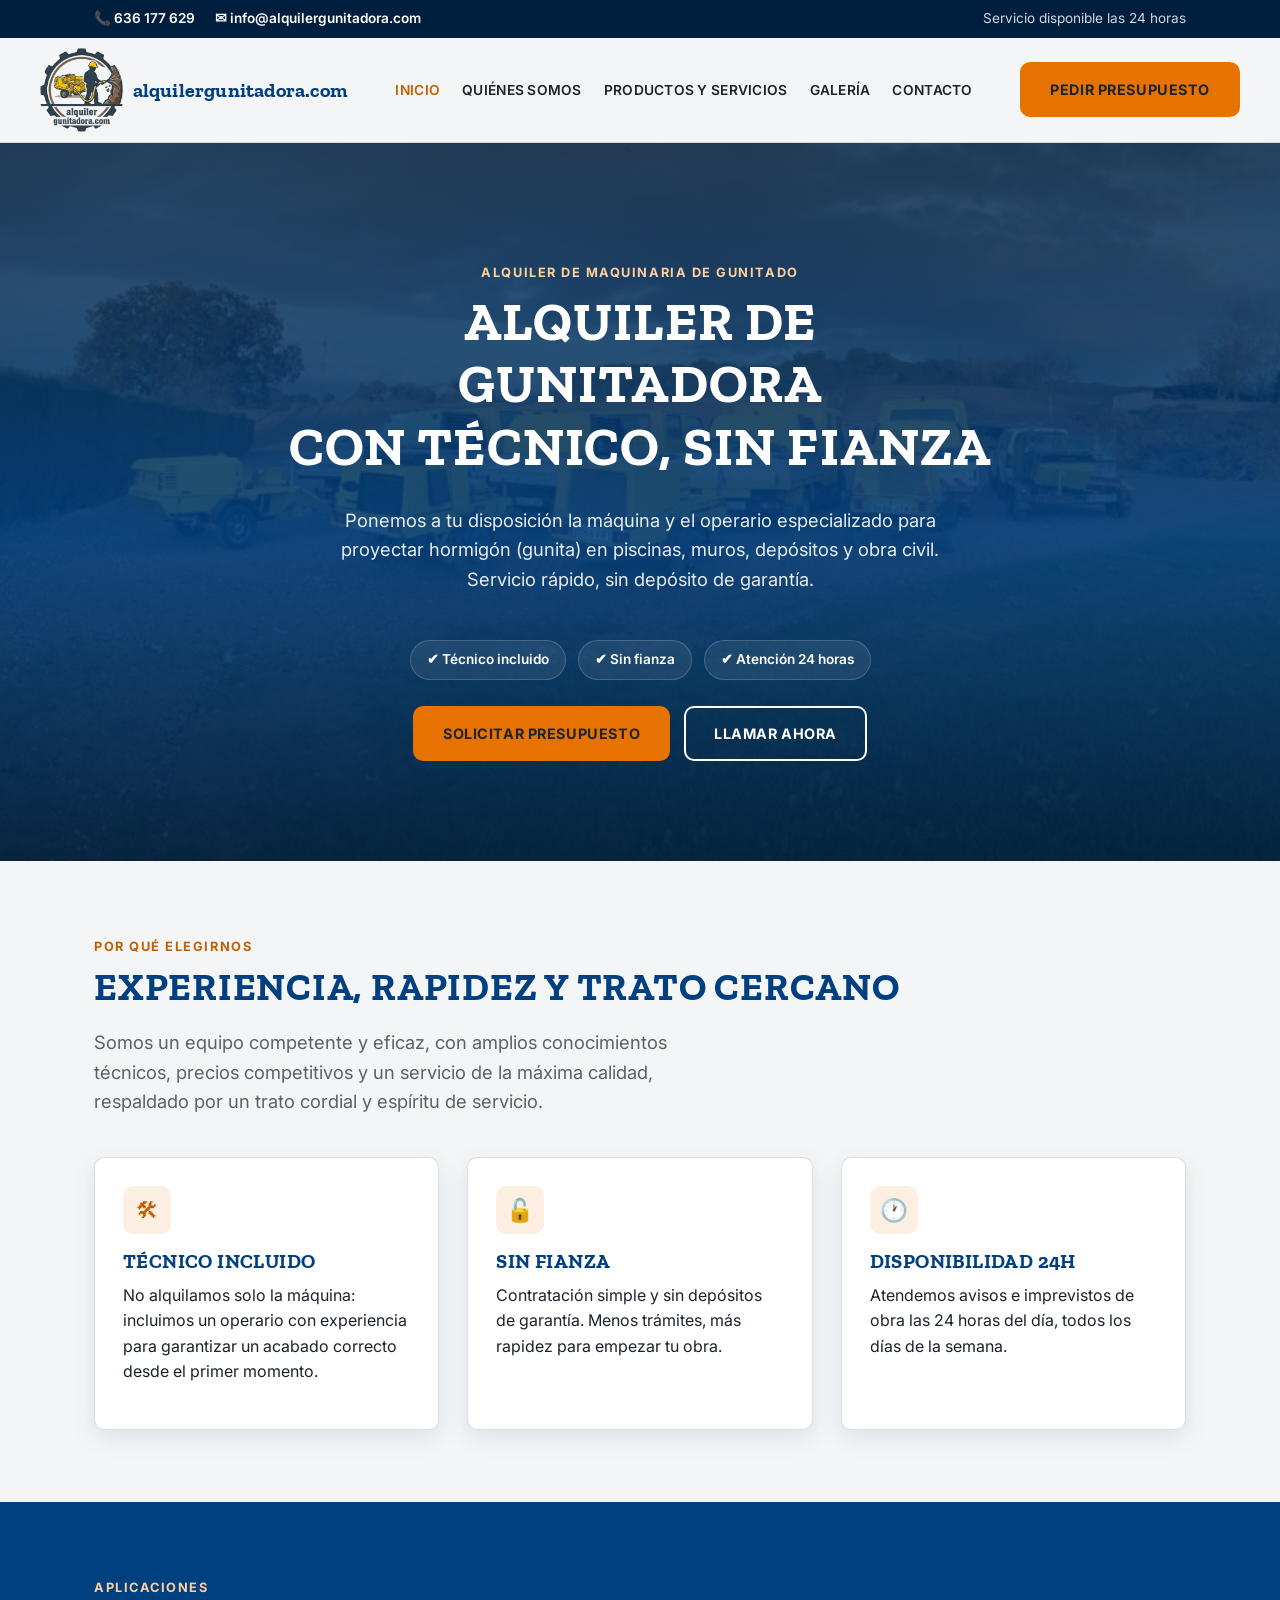
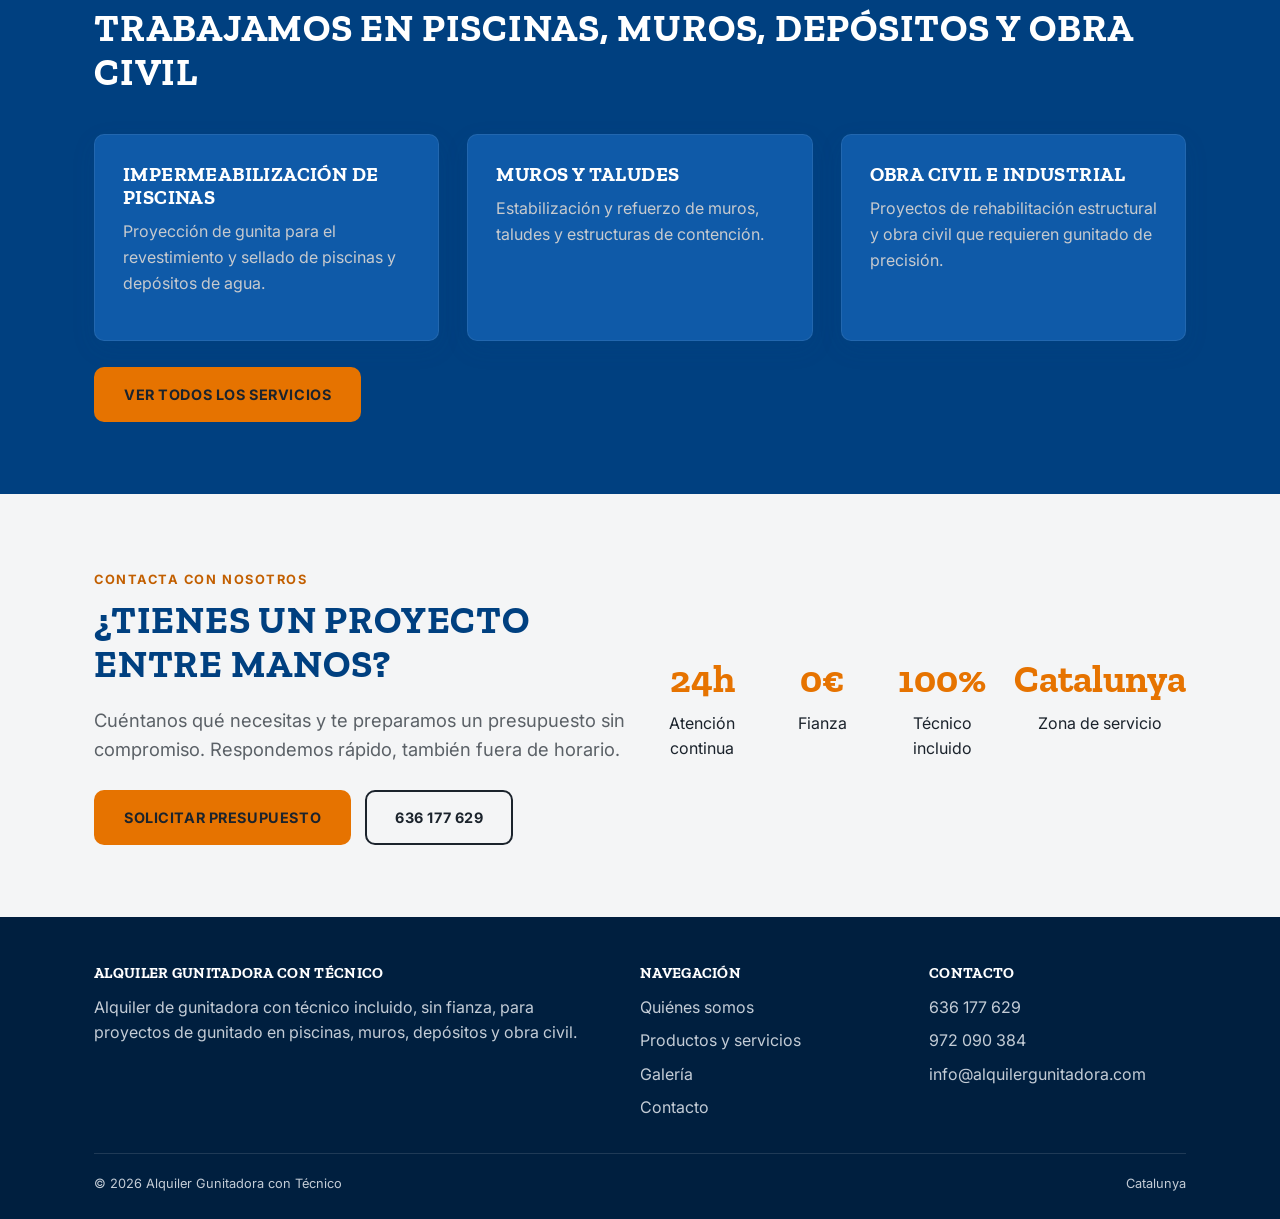
<file: index.html>
<!DOCTYPE html>
<html lang="es">
<head>
<meta charset="UTF-8">
<meta name="viewport" content="width=device-width, initial-scale=1.0">
<title>Alquiler Gunitadora con Técnico | Catalunya</title>
<meta name="description" content="Alquiler de gunitadora con técnico incluido, sin fianza. Servicio disponible las 24 horas en toda Catalunya. Presupuesto rápido y sin compromiso.">
<link rel="preconnect" href="https://fonts.googleapis.com">
<link href="https://fonts.googleapis.com/css2?family=Zilla+Slab:wght@600;700&family=Inter:wght@400;500;600;700&display=swap" rel="stylesheet">
<link rel="icon" type="image/png" sizes="32x32" href="images/favicon-32.png">
<link rel="icon" type="image/png" sizes="16x16" href="images/favicon-16.png">
<link rel="apple-touch-icon" sizes="180x180" href="images/favicon-180.png">
<link rel="stylesheet" href="styles.css">
</head>
<body>

<div class="top-bar">
  <div class="container">
    <div class="top-bar__contact">
      <a href="tel:+34636177629">📞 636 177 629</a>
      <a href="mailto:info@alquilergunitadora.com">✉ info@alquilergunitadora.com</a>
    </div>
    <span>Servicio disponible las 24 horas</span>
  </div>
</div>

<header class="site-header">
  <nav class="nav container">
    <a href="index.html" class="brand">
      <img src="images/logo5-tight.png" alt="Alquiler Gunitadora con Técnico" class="brand__logo">
      <span class="brand__name">alquilergunitadora.com</span>
    </a>
    <ul class="nav__links">
      <li><a href="index.html" class="active">Inicio</a></li>
      <li><a href="quienes-somos.html">Quiénes somos</a></li>
      <li><a href="servicios.html">Productos y servicios</a></li>
      <li><a href="galeria.html">Galería</a></li>
      <li><a href="contacto.html">Contacto</a></li>
    </ul>
    <div class="nav__cta">
      <a href="contacto.html" class="btn btn--primary"><span>Pedir presupuesto</span></a>
      <button class="nav__toggle" aria-label="Abrir menú">☰</button>
    </div>
  </nav>
</header>

<section class="hero">
  <div class="container">
    <div class="hero__inner">
      <span class="eyebrow" style="color:#ffcf9e">Alquiler de maquinaria de gunitado</span>
      <h1>Alquiler de gunitadora<br>con técnico, sin fianza</h1>
      <p class="lead">Ponemos a tu disposición la máquina y el operario especializado para proyectar hormigón (gunita) en piscinas, muros, depósitos y obra civil. Servicio rápido, sin depósito de garantía.</p>
      <div class="hero__badges">
        <span class="hero__badge">✔ Técnico incluido</span>
        <span class="hero__badge">✔ Sin fianza</span>
        <span class="hero__badge">✔ Atención 24 horas</span>
      </div>
      <div class="btn-row">
        <a href="contacto.html" class="btn btn--primary">Solicitar presupuesto</a>
        <a href="tel:+34636177629" class="btn btn--outline">Llamar ahora</a>
      </div>
    </div>
  </div>
</section>

<section class="section">
  <div class="container">
    <span class="eyebrow">Por qué elegirnos</span>
    <h2>Experiencia, rapidez y trato cercano</h2>
    <p class="lead">Somos un equipo competente y eficaz, con amplios conocimientos técnicos, precios competitivos y un servicio de la máxima calidad, respaldado por un trato cordial y espíritu de servicio.</p>
    <div class="grid grid--3" style="margin-top:40px">
      <div class="card reveal">
        <div class="card__icon">🛠</div>
        <h3>Técnico incluido</h3>
        <p>No alquilamos solo la máquina: incluimos un operario con experiencia para garantizar un acabado correcto desde el primer momento.</p>
      </div>
      <div class="card reveal">
        <div class="card__icon">🔓</div>
        <h3>Sin fianza</h3>
        <p>Contratación simple y sin depósitos de garantía. Menos trámites, más rapidez para empezar tu obra.</p>
      </div>
      <div class="card reveal">
        <div class="card__icon">🕐</div>
        <h3>Disponibilidad 24h</h3>
        <p>Atendemos avisos e imprevistos de obra las 24 horas del día, todos los días de la semana.</p>
      </div>
    </div>
  </div>
</section>

<section class="section section--dark">
  <div class="container">
    <span class="eyebrow" style="color:#ffcf9e">Aplicaciones</span>
    <h2>Trabajamos en piscinas, muros, depósitos y obra civil</h2>
    <div class="grid grid--3" style="margin-top:40px">
      <div class="card reveal" style="background:var(--dark-2); border-color:rgba(255,255,255,0.08)">
        <h3 style="color:#fff">Impermeabilización de piscinas</h3>
        <p style="color:#c7cace">Proyección de gunita para el revestimiento y sellado de piscinas y depósitos de agua.</p>
      </div>
      <div class="card reveal" style="background:var(--dark-2); border-color:rgba(255,255,255,0.08)">
        <h3 style="color:#fff">Muros y taludes</h3>
        <p style="color:#c7cace">Estabilización y refuerzo de muros, taludes y estructuras de contención.</p>
      </div>
      <div class="card reveal" style="background:var(--dark-2); border-color:rgba(255,255,255,0.08)">
        <h3 style="color:#fff">Obra civil e industrial</h3>
        <p style="color:#c7cace">Proyectos de rehabilitación estructural y obra civil que requieren gunitado de precisión.</p>
      </div>
    </div>
    <div class="btn-row">
      <a href="servicios.html" class="btn btn--primary">Ver todos los servicios</a>
    </div>
  </div>
</section>

<section class="section">
  <div class="container">
    <div class="grid grid--2" style="align-items:center">
      <div>
        <span class="eyebrow">Contacta con nosotros</span>
        <h2>¿Tienes un proyecto entre manos?</h2>
        <p class="lead">Cuéntanos qué necesitas y te preparamos un presupuesto sin compromiso. Respondemos rápido, también fuera de horario.</p>
        <div class="btn-row">
          <a href="contacto.html" class="btn btn--primary">Solicitar presupuesto</a>
          <a href="tel:+34636177629" class="btn btn--outline">636 177 629</a>
        </div>
      </div>
      <div class="stats">
        <div><strong>24h</strong>Atención continua</div>
        <div><strong>0€</strong>Fianza</div>
        <div><strong>100%</strong>Técnico incluido</div>
        <div><strong>Catalunya</strong>Zona de servicio</div>
      </div>
    </div>
  </div>
</section>

<footer class="site-footer">
  <div class="container">
    <div class="footer-grid">
      <div>
        <h4>Alquiler Gunitadora con Técnico</h4>
        <p>Alquiler de gunitadora con técnico incluido, sin fianza, para proyectos de gunitado en piscinas, muros, depósitos y obra civil.</p>
      </div>
      <div>
        <h4>Navegación</h4>
        <ul>
          <li><a href="quienes-somos.html">Quiénes somos</a></li>
          <li><a href="servicios.html">Productos y servicios</a></li>
          <li><a href="galeria.html">Galería</a></li>
          <li><a href="contacto.html">Contacto</a></li>
        </ul>
      </div>
      <div>
        <h4>Contacto</h4>
        <ul>
          <li><a href="tel:+34636177629">636 177 629</a></li>
          <li><a href="tel:+34972090384">972 090 384</a></li>
          <li><a href="mailto:info@alquilergunitadora.com">info@alquilergunitadora.com</a></li>
        </ul>
      </div>
    </div>
    <div class="footer-bottom">
      <span>© <span data-year></span> Alquiler Gunitadora con Técnico</span>
      <span>Catalunya</span>
    </div>
  </div>
</footer>

<script src="script.js"></script>
</body>
</html>
</file>
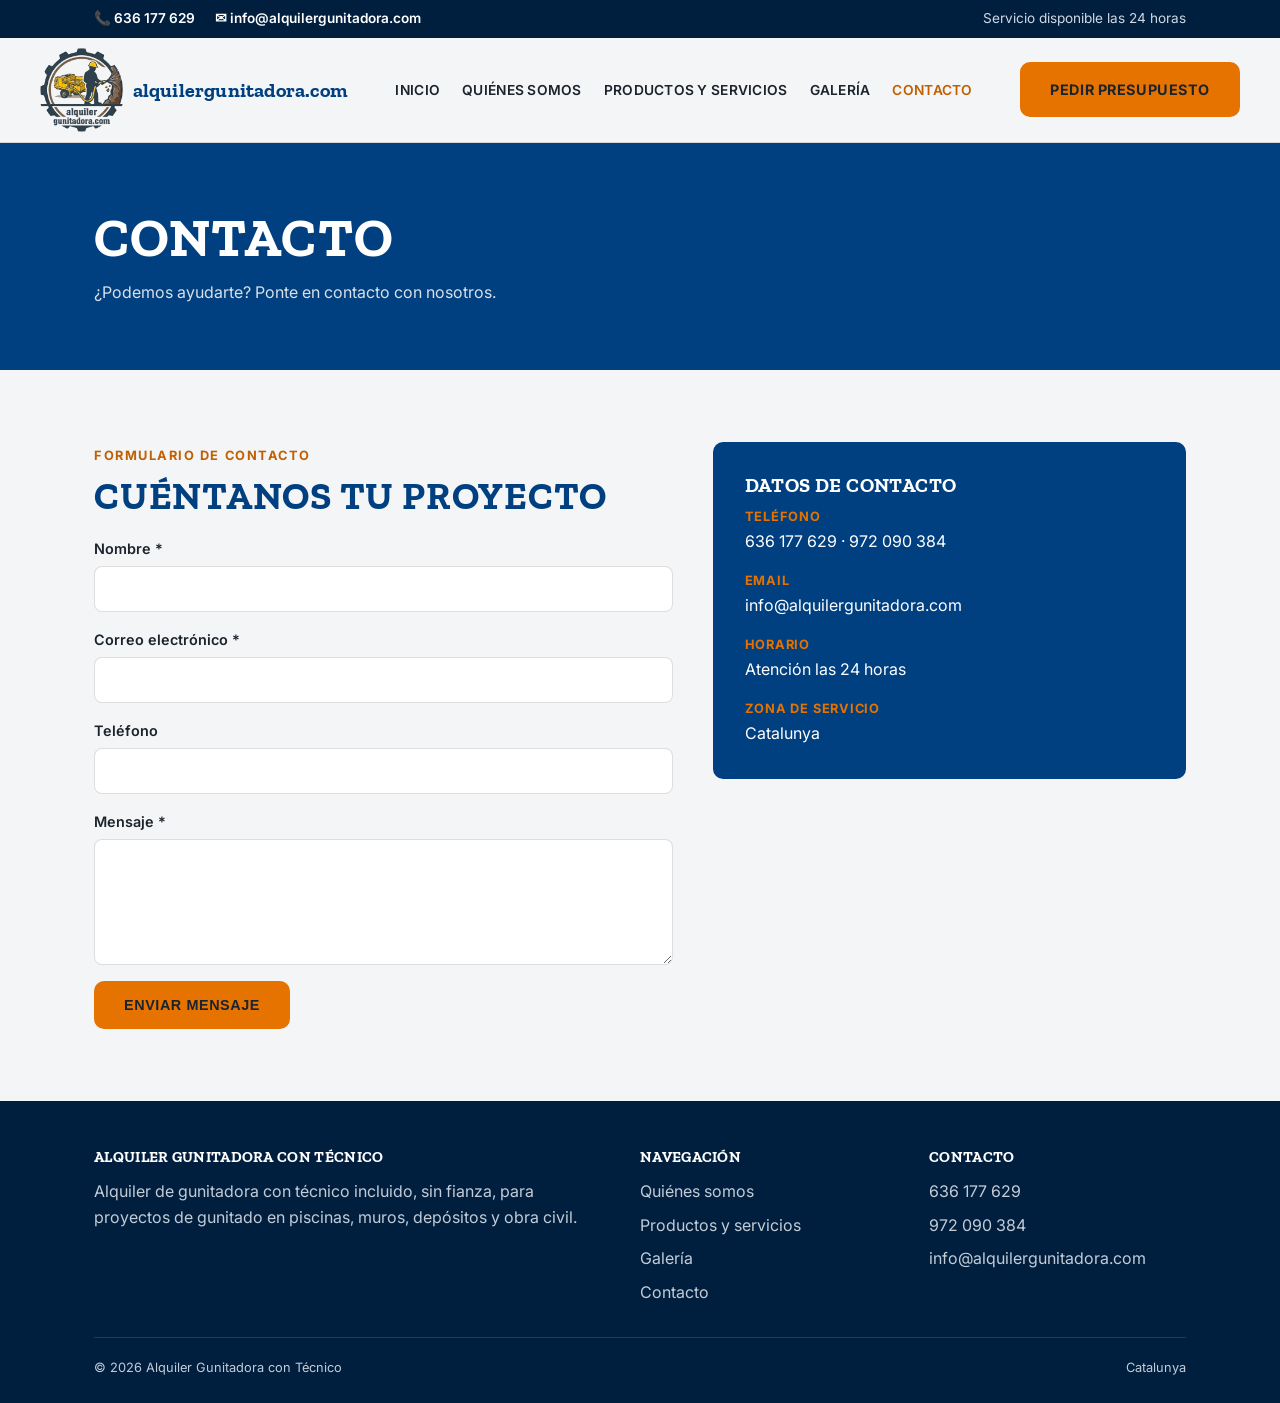
<file: contacto.html>
<!DOCTYPE html>
<html lang="es">
<head>
<meta charset="UTF-8">
<meta name="viewport" content="width=device-width, initial-scale=1.0">
<title>Contacto | Alquiler Gunitadora con Técnico</title>
<meta name="description" content="Solicita presupuesto para el alquiler de gunitadora con técnico. Llámanos o rellena el formulario y te responderemos lo antes posible.">
<link rel="preconnect" href="https://fonts.googleapis.com">
<link href="https://fonts.googleapis.com/css2?family=Zilla+Slab:wght@600;700&family=Inter:wght@400;500;600;700&display=swap" rel="stylesheet">
<link rel="icon" type="image/png" sizes="32x32" href="images/favicon-32.png">
<link rel="icon" type="image/png" sizes="16x16" href="images/favicon-16.png">
<link rel="apple-touch-icon" sizes="180x180" href="images/favicon-180.png">
<link rel="stylesheet" href="styles.css">
</head>
<body>

<div class="top-bar">
  <div class="container">
    <div class="top-bar__contact">
      <a href="tel:+34636177629">📞 636 177 629</a>
      <a href="mailto:info@alquilergunitadora.com">✉ info@alquilergunitadora.com</a>
    </div>
    <span>Servicio disponible las 24 horas</span>
  </div>
</div>

<header class="site-header">
  <nav class="nav container">
    <a href="index.html" class="brand">
      <img src="images/logo5-tight.png" alt="Alquiler Gunitadora con Técnico" class="brand__logo">
      <span class="brand__name">alquilergunitadora.com</span>
    </a>
    <ul class="nav__links">
      <li><a href="index.html">Inicio</a></li>
      <li><a href="quienes-somos.html">Quiénes somos</a></li>
      <li><a href="servicios.html">Productos y servicios</a></li>
      <li><a href="galeria.html">Galería</a></li>
      <li><a href="contacto.html" class="active">Contacto</a></li>
    </ul>
    <div class="nav__cta">
      <a href="contacto.html" class="btn btn--primary"><span>Pedir presupuesto</span></a>
      <button class="nav__toggle" aria-label="Abrir menú">☰</button>
    </div>
  </nav>
</header>

<section class="page-hero">
  <div class="container">
    <h1>Contacto</h1>
    <p>¿Podemos ayudarte? Ponte en contacto con nosotros.</p>
  </div>
</section>

<section class="section">
  <div class="container">
    <div class="form-layout">
      <div>
        <span class="eyebrow">Formulario de contacto</span>
        <h2>Cuéntanos tu proyecto</h2>
        <form name="contacto" method="POST" data-netlify="true" netlify-honeypot="bot-field" action="/gracias.html" class="contact-form">
          <input type="hidden" name="form-name" value="contacto">
          <p style="display:none">
            <label>No rellenar si eres humano: <input name="bot-field"></label>
          </p>

          <div class="field">
            <label for="nombre">Nombre *</label>
            <input type="text" id="nombre" name="nombre" required>
          </div>

          <div class="field">
            <label for="email">Correo electrónico *</label>
            <input type="email" id="email" name="email" required>
          </div>

          <div class="field">
            <label for="telefono">Teléfono</label>
            <input type="tel" id="telefono" name="telefono">
          </div>

          <div class="field">
            <label for="mensaje">Mensaje *</label>
            <textarea id="mensaje" name="mensaje" rows="5" required></textarea>
          </div>

          <button type="submit" class="btn btn--primary" style="justify-self:start">Enviar mensaje</button>
        </form>
      </div>

      <div class="contact-info-card">
        <h3>Datos de contacto</h3>
        <ul>
          <li>
            <strong>Teléfono</strong>
            <a href="tel:+34636177629">636 177 629</a> · <a href="tel:+34972090384">972 090 384</a>
          </li>
          <li>
            <strong>Email</strong>
            <a href="mailto:info@alquilergunitadora.com">info@alquilergunitadora.com</a>
          </li>
          <li>
            <strong>Horario</strong>
            Atención las 24 horas
          </li>
          <li>
            <strong>Zona de servicio</strong>
            Catalunya
          </li>
        </ul>
      </div>
    </div>
  </div>
</section>

<footer class="site-footer">
  <div class="container">
    <div class="footer-grid">
      <div>
        <h4>Alquiler Gunitadora con Técnico</h4>
        <p>Alquiler de gunitadora con técnico incluido, sin fianza, para proyectos de gunitado en piscinas, muros, depósitos y obra civil.</p>
      </div>
      <div>
        <h4>Navegación</h4>
        <ul>
          <li><a href="quienes-somos.html">Quiénes somos</a></li>
          <li><a href="servicios.html">Productos y servicios</a></li>
          <li><a href="galeria.html">Galería</a></li>
          <li><a href="contacto.html">Contacto</a></li>
        </ul>
      </div>
      <div>
        <h4>Contacto</h4>
        <ul>
          <li><a href="tel:+34636177629">636 177 629</a></li>
          <li><a href="tel:+34972090384">972 090 384</a></li>
          <li><a href="mailto:info@alquilergunitadora.com">info@alquilergunitadora.com</a></li>
        </ul>
      </div>
    </div>
    <div class="footer-bottom">
      <span>© <span data-year></span> Alquiler Gunitadora con Técnico</span>
      <span>Catalunya</span>
    </div>
  </div>
</footer>

<script src="script.js"></script>
</body>
</html>
</file>
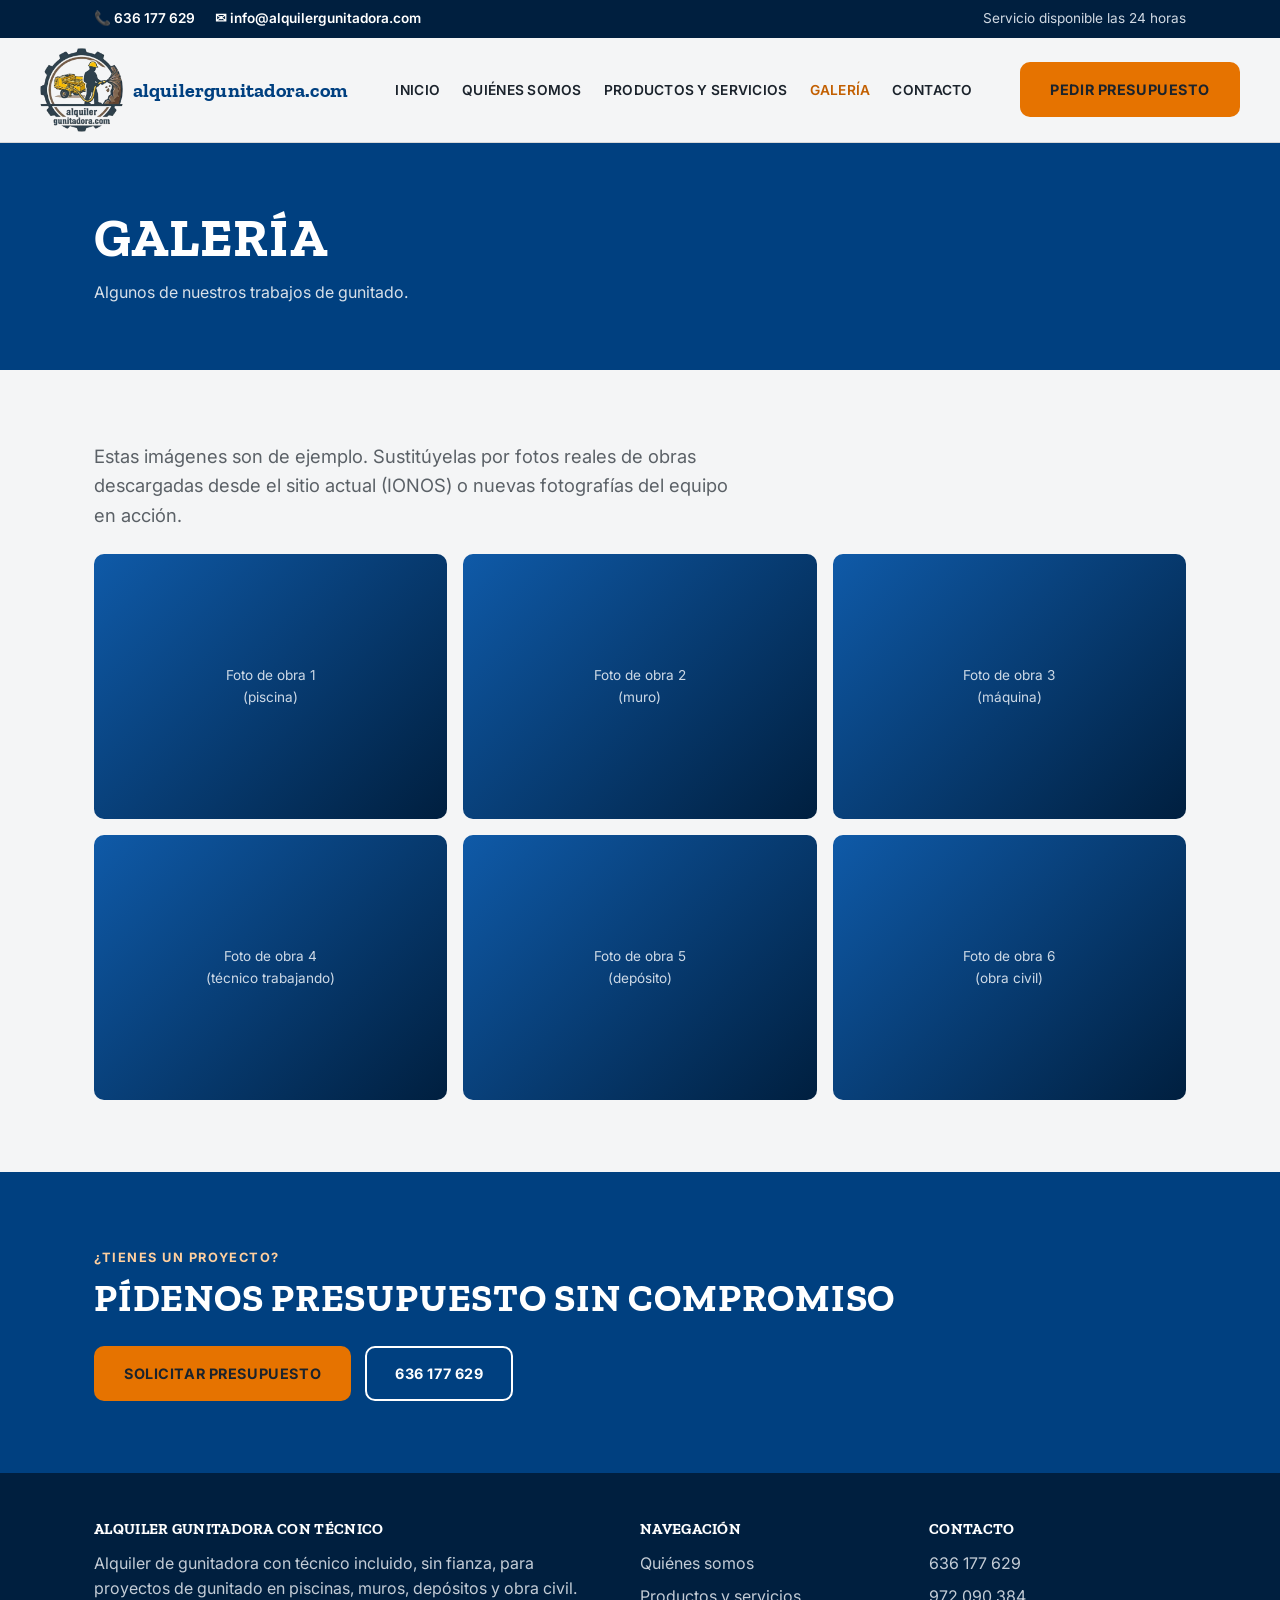
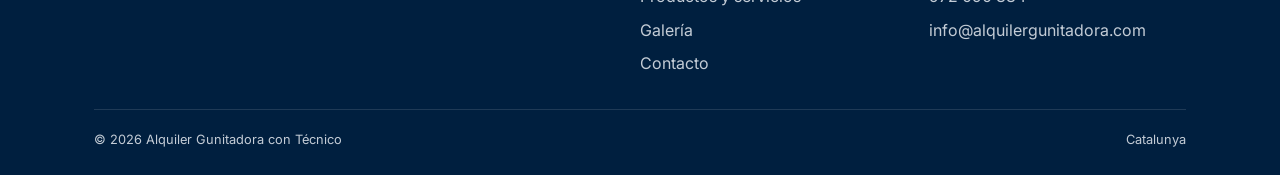
<file: galeria.html>
<!DOCTYPE html>
<html lang="es">
<head>
<meta charset="UTF-8">
<meta name="viewport" content="width=device-width, initial-scale=1.0">
<title>Galería | Alquiler Gunitadora con Técnico</title>
<meta name="description" content="Fotos de trabajos de gunitado realizados: piscinas, muros y obra civil.">
<link rel="preconnect" href="https://fonts.googleapis.com">
<link href="https://fonts.googleapis.com/css2?family=Zilla+Slab:wght@600;700&family=Inter:wght@400;500;600;700&display=swap" rel="stylesheet">
<link rel="icon" type="image/png" sizes="32x32" href="images/favicon-32.png">
<link rel="icon" type="image/png" sizes="16x16" href="images/favicon-16.png">
<link rel="apple-touch-icon" sizes="180x180" href="images/favicon-180.png">
<link rel="stylesheet" href="styles.css">
</head>
<body>

<div class="top-bar">
  <div class="container">
    <div class="top-bar__contact">
      <a href="tel:+34636177629">📞 636 177 629</a>
      <a href="mailto:info@alquilergunitadora.com">✉ info@alquilergunitadora.com</a>
    </div>
    <span>Servicio disponible las 24 horas</span>
  </div>
</div>

<header class="site-header">
  <nav class="nav container">
    <a href="index.html" class="brand">
      <img src="images/logo5-tight.png" alt="Alquiler Gunitadora con Técnico" class="brand__logo">
      <span class="brand__name">alquilergunitadora.com</span>
    </a>
    <ul class="nav__links">
      <li><a href="index.html">Inicio</a></li>
      <li><a href="quienes-somos.html">Quiénes somos</a></li>
      <li><a href="servicios.html">Productos y servicios</a></li>
      <li><a href="galeria.html" class="active">Galería</a></li>
      <li><a href="contacto.html">Contacto</a></li>
    </ul>
    <div class="nav__cta">
      <a href="contacto.html" class="btn btn--primary"><span>Pedir presupuesto</span></a>
      <button class="nav__toggle" aria-label="Abrir menú">☰</button>
    </div>
  </nav>
</header>

<section class="page-hero">
  <div class="container">
    <h1>Galería</h1>
    <p>Algunos de nuestros trabajos de gunitado.</p>
  </div>
</section>

<section class="section">
  <div class="container">
    <p class="lead">Estas imágenes son de ejemplo. Sustitúyelas por fotos reales de obras descargadas desde el sitio actual (IONOS) o nuevas fotografías del equipo en acción.</p>
    <div class="gallery-grid" style="margin-top:24px">
      <div class="ph reveal">Foto de obra 1<br>(piscina)</div>
      <div class="ph reveal">Foto de obra 2<br>(muro)</div>
      <div class="ph reveal">Foto de obra 3<br>(máquina)</div>
      <div class="ph reveal">Foto de obra 4<br>(técnico trabajando)</div>
      <div class="ph reveal">Foto de obra 5<br>(depósito)</div>
      <div class="ph reveal">Foto de obra 6<br>(obra civil)</div>
    </div>
  </div>
</section>

<section class="section section--dark">
  <div class="container">
    <span class="eyebrow" style="color:#ffcf9e">¿Tienes un proyecto?</span>
    <h2>Pídenos presupuesto sin compromiso</h2>
    <div class="btn-row">
      <a href="contacto.html" class="btn btn--primary">Solicitar presupuesto</a>
      <a href="tel:+34636177629" class="btn btn--outline">636 177 629</a>
    </div>
  </div>
</section>

<footer class="site-footer">
  <div class="container">
    <div class="footer-grid">
      <div>
        <h4>Alquiler Gunitadora con Técnico</h4>
        <p>Alquiler de gunitadora con técnico incluido, sin fianza, para proyectos de gunitado en piscinas, muros, depósitos y obra civil.</p>
      </div>
      <div>
        <h4>Navegación</h4>
        <ul>
          <li><a href="quienes-somos.html">Quiénes somos</a></li>
          <li><a href="servicios.html">Productos y servicios</a></li>
          <li><a href="galeria.html">Galería</a></li>
          <li><a href="contacto.html">Contacto</a></li>
        </ul>
      </div>
      <div>
        <h4>Contacto</h4>
        <ul>
          <li><a href="tel:+34636177629">636 177 629</a></li>
          <li><a href="tel:+34972090384">972 090 384</a></li>
          <li><a href="mailto:info@alquilergunitadora.com">info@alquilergunitadora.com</a></li>
        </ul>
      </div>
    </div>
    <div class="footer-bottom">
      <span>© <span data-year></span> Alquiler Gunitadora con Técnico</span>
      <span>Catalunya</span>
    </div>
  </div>
</footer>

<script src="script.js"></script>
</body>
</html>
</file>
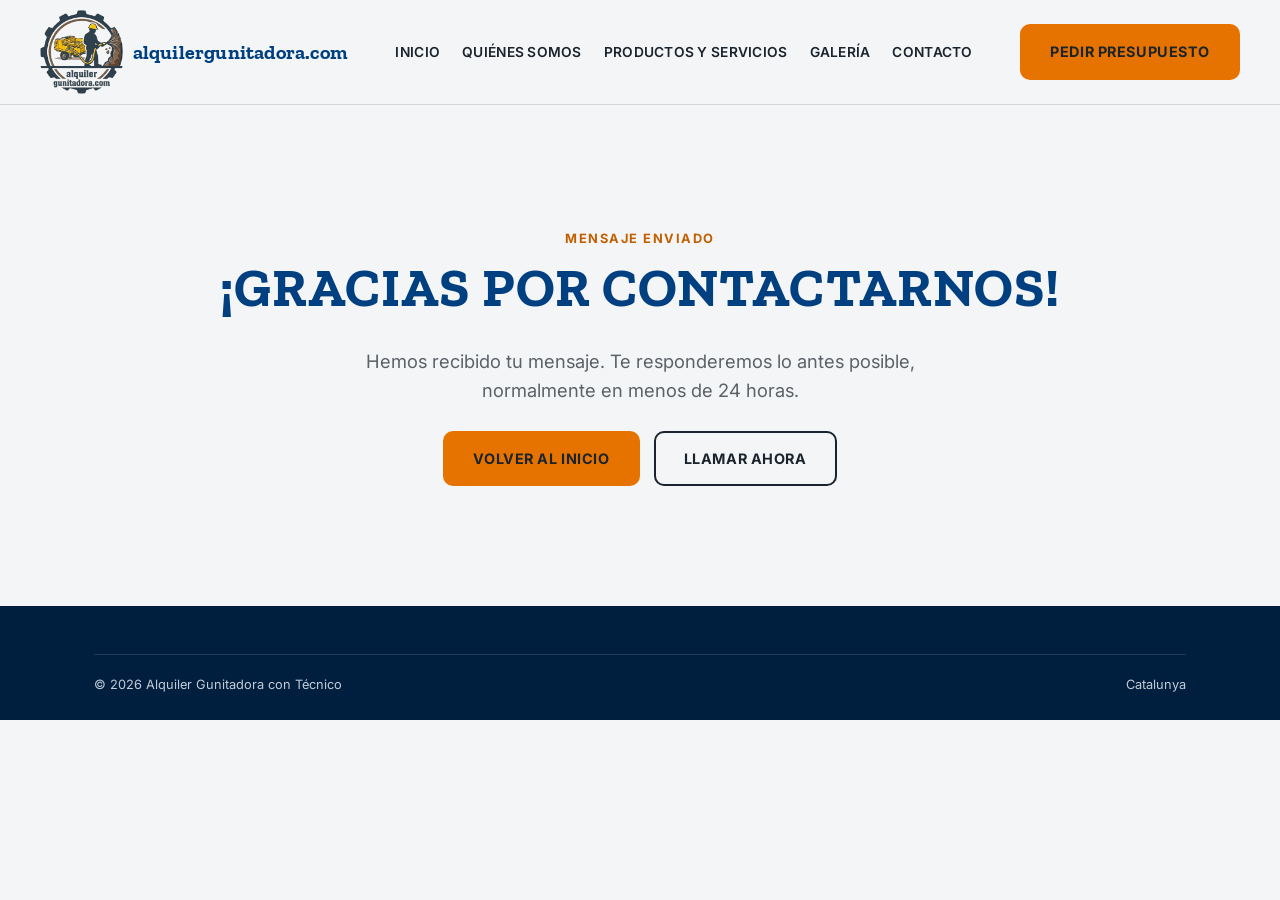
<file: gracias.html>
<!DOCTYPE html>
<html lang="es">
<head>
<meta charset="UTF-8">
<meta name="viewport" content="width=device-width, initial-scale=1.0">
<title>Gracias por contactarnos | Alquiler Gunitadora con Técnico</title>
<link rel="preconnect" href="https://fonts.googleapis.com">
<link href="https://fonts.googleapis.com/css2?family=Zilla+Slab:wght@600;700&family=Inter:wght@400;500;600;700&display=swap" rel="stylesheet">
<link rel="icon" type="image/png" sizes="32x32" href="images/favicon-32.png">
<link rel="icon" type="image/png" sizes="16x16" href="images/favicon-16.png">
<link rel="apple-touch-icon" sizes="180x180" href="images/favicon-180.png">
<link rel="stylesheet" href="styles.css">
</head>
<body>

<header class="site-header">
  <nav class="nav container">
    <a href="index.html" class="brand">
      <img src="images/logo5-tight.png" alt="Alquiler Gunitadora con Técnico" class="brand__logo">
      <span class="brand__name">alquilergunitadora.com</span>
    </a>
    <ul class="nav__links">
      <li><a href="index.html">Inicio</a></li>
      <li><a href="quienes-somos.html">Quiénes somos</a></li>
      <li><a href="servicios.html">Productos y servicios</a></li>
      <li><a href="galeria.html">Galería</a></li>
      <li><a href="contacto.html">Contacto</a></li>
    </ul>
    <div class="nav__cta">
      <a href="contacto.html" class="btn btn--primary"><span>Pedir presupuesto</span></a>
      <button class="nav__toggle" aria-label="Abrir menú">☰</button>
    </div>
  </nav>
</header>

<section class="section" style="text-align:center; padding:120px 0">
  <div class="container">
    <span class="eyebrow">Mensaje enviado</span>
    <h1>¡Gracias por contactarnos!</h1>
    <p class="lead" style="margin:0 auto 24px">Hemos recibido tu mensaje. Te responderemos lo antes posible, normalmente en menos de 24 horas.</p>
    <div class="btn-row" style="justify-content:center">
      <a href="index.html" class="btn btn--primary">Volver al inicio</a>
      <a href="tel:+34636177629" class="btn btn--outline">Llamar ahora</a>
    </div>
  </div>
</section>

<footer class="site-footer">
  <div class="container">
    <div class="footer-bottom">
      <span>© <span data-year></span> Alquiler Gunitadora con Técnico</span>
      <span>Catalunya</span>
    </div>
  </div>
</footer>

<script src="script.js"></script>
</body>
</html>
</file>
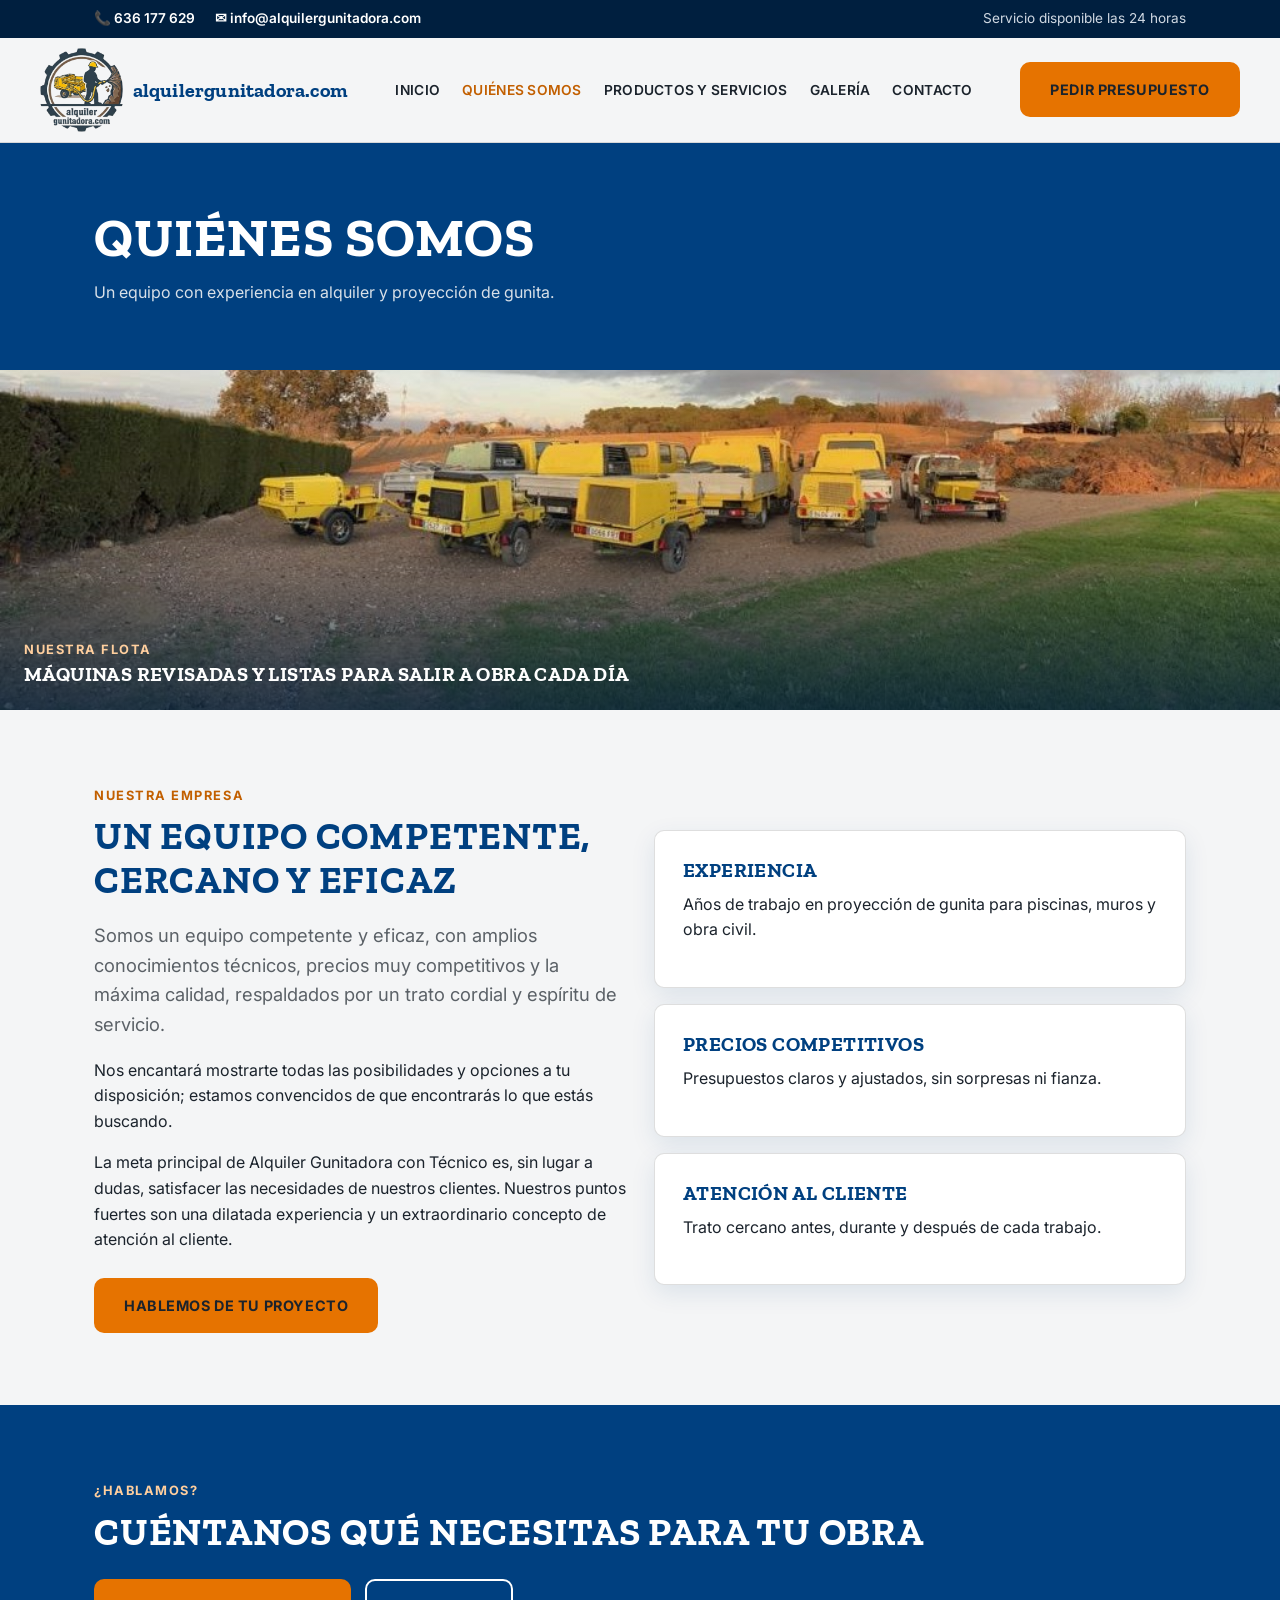
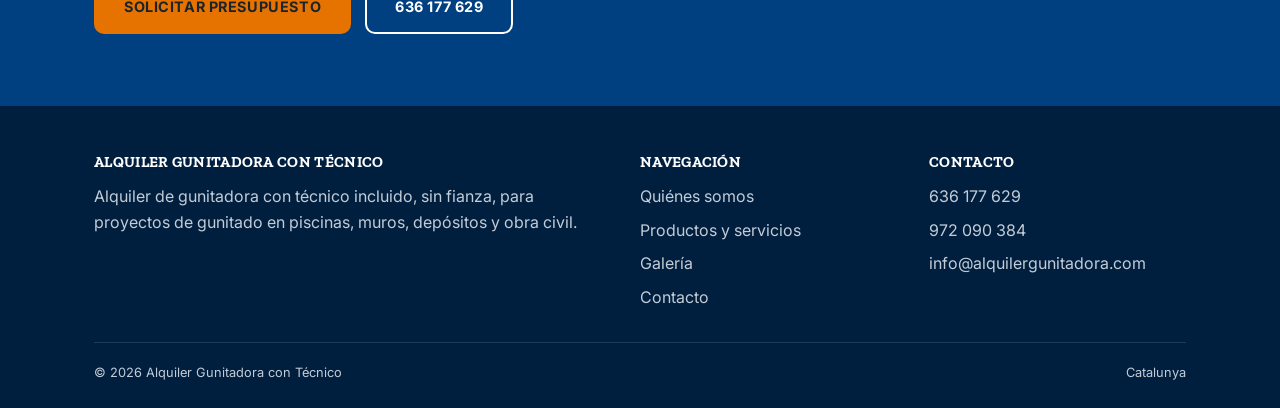
<file: quienes-somos.html>
<!DOCTYPE html>
<html lang="es">
<head>
<meta charset="UTF-8">
<meta name="viewport" content="width=device-width, initial-scale=1.0">
<title>Quiénes somos | Alquiler Gunitadora con Técnico</title>
<meta name="description" content="Conoce al equipo de Alquiler Gunitadora con Técnico: experiencia, precios competitivos y atención cercana en cada proyecto.">
<link rel="preconnect" href="https://fonts.googleapis.com">
<link href="https://fonts.googleapis.com/css2?family=Zilla+Slab:wght@600;700&family=Inter:wght@400;500;600;700&display=swap" rel="stylesheet">
<link rel="icon" type="image/png" sizes="32x32" href="images/favicon-32.png">
<link rel="icon" type="image/png" sizes="16x16" href="images/favicon-16.png">
<link rel="apple-touch-icon" sizes="180x180" href="images/favicon-180.png">
<link rel="stylesheet" href="styles.css">
</head>
<body>

<div class="top-bar">
  <div class="container">
    <div class="top-bar__contact">
      <a href="tel:+34636177629">📞 636 177 629</a>
      <a href="mailto:info@alquilergunitadora.com">✉ info@alquilergunitadora.com</a>
    </div>
    <span>Servicio disponible las 24 horas</span>
  </div>
</div>

<header class="site-header">
  <nav class="nav container">
    <a href="index.html" class="brand">
      <img src="images/logo5-tight.png" alt="Alquiler Gunitadora con Técnico" class="brand__logo">
      <span class="brand__name">alquilergunitadora.com</span>
    </a>
    <ul class="nav__links">
      <li><a href="index.html">Inicio</a></li>
      <li><a href="quienes-somos.html" class="active">Quiénes somos</a></li>
      <li><a href="servicios.html">Productos y servicios</a></li>
      <li><a href="galeria.html">Galería</a></li>
      <li><a href="contacto.html">Contacto</a></li>
    </ul>
    <div class="nav__cta">
      <a href="contacto.html" class="btn btn--primary"><span>Pedir presupuesto</span></a>
      <button class="nav__toggle" aria-label="Abrir menú">☰</button>
    </div>
  </nav>
</header>

<section class="page-hero">
  <div class="container">
    <h1>Quiénes somos</h1>
    <p>Un equipo con experiencia en alquiler y proyección de gunita.</p>
  </div>
</section>

<section class="fleet-banner">
  <img src="images/flota-maquinas.jpg" alt="Flota de gunitadoras y equipos de Alquiler Gunitadora con Técnico listos para salir a obra" loading="lazy">
  <div class="fleet-banner__caption">
    <span class="eyebrow">Nuestra flota</span>
    <h3>Máquinas revisadas y listas para salir a obra cada día</h3>
  </div>
</section>

<section class="section">
  <div class="container">
    <div class="grid grid--2" style="align-items:center">
      <div>
        <span class="eyebrow">Nuestra empresa</span>
        <h2>Un equipo competente, cercano y eficaz</h2>
        <p class="lead">Somos un equipo competente y eficaz, con amplios conocimientos técnicos, precios muy competitivos y la máxima calidad, respaldados por un trato cordial y espíritu de servicio.</p>
        <p>Nos encantará mostrarte todas las posibilidades y opciones a tu disposición; estamos convencidos de que encontrarás lo que estás buscando.</p>
        <p>La meta principal de Alquiler Gunitadora con Técnico es, sin lugar a dudas, satisfacer las necesidades de nuestros clientes. Nuestros puntos fuertes son una dilatada experiencia y un extraordinario concepto de atención al cliente.</p>
        <div class="btn-row">
          <a href="contacto.html" class="btn btn--primary">Hablemos de tu proyecto</a>
        </div>
      </div>
      <div class="grid" style="gap:16px">
        <div class="card reveal">
          <h3>Experiencia</h3>
          <p>Años de trabajo en proyección de gunita para piscinas, muros y obra civil.</p>
        </div>
        <div class="card reveal">
          <h3>Precios competitivos</h3>
          <p>Presupuestos claros y ajustados, sin sorpresas ni fianza.</p>
        </div>
        <div class="card reveal">
          <h3>Atención al cliente</h3>
          <p>Trato cercano antes, durante y después de cada trabajo.</p>
        </div>
      </div>
    </div>
  </div>
</section>

<section class="section section--dark">
  <div class="container">
    <span class="eyebrow" style="color:#ffcf9e">¿Hablamos?</span>
    <h2>Cuéntanos qué necesitas para tu obra</h2>
    <div class="btn-row">
      <a href="contacto.html" class="btn btn--primary">Solicitar presupuesto</a>
      <a href="tel:+34636177629" class="btn btn--outline">636 177 629</a>
    </div>
  </div>
</section>

<footer class="site-footer">
  <div class="container">
    <div class="footer-grid">
      <div>
        <h4>Alquiler Gunitadora con Técnico</h4>
        <p>Alquiler de gunitadora con técnico incluido, sin fianza, para proyectos de gunitado en piscinas, muros, depósitos y obra civil.</p>
      </div>
      <div>
        <h4>Navegación</h4>
        <ul>
          <li><a href="quienes-somos.html">Quiénes somos</a></li>
          <li><a href="servicios.html">Productos y servicios</a></li>
          <li><a href="galeria.html">Galería</a></li>
          <li><a href="contacto.html">Contacto</a></li>
        </ul>
      </div>
      <div>
        <h4>Contacto</h4>
        <ul>
          <li><a href="tel:+34636177629">636 177 629</a></li>
          <li><a href="tel:+34972090384">972 090 384</a></li>
          <li><a href="mailto:info@alquilergunitadora.com">info@alquilergunitadora.com</a></li>
        </ul>
      </div>
    </div>
    <div class="footer-bottom">
      <span>© <span data-year></span> Alquiler Gunitadora con Técnico</span>
      <span>Catalunya</span>
    </div>
  </div>
</footer>

<script src="script.js"></script>
</body>
</html>
</file>
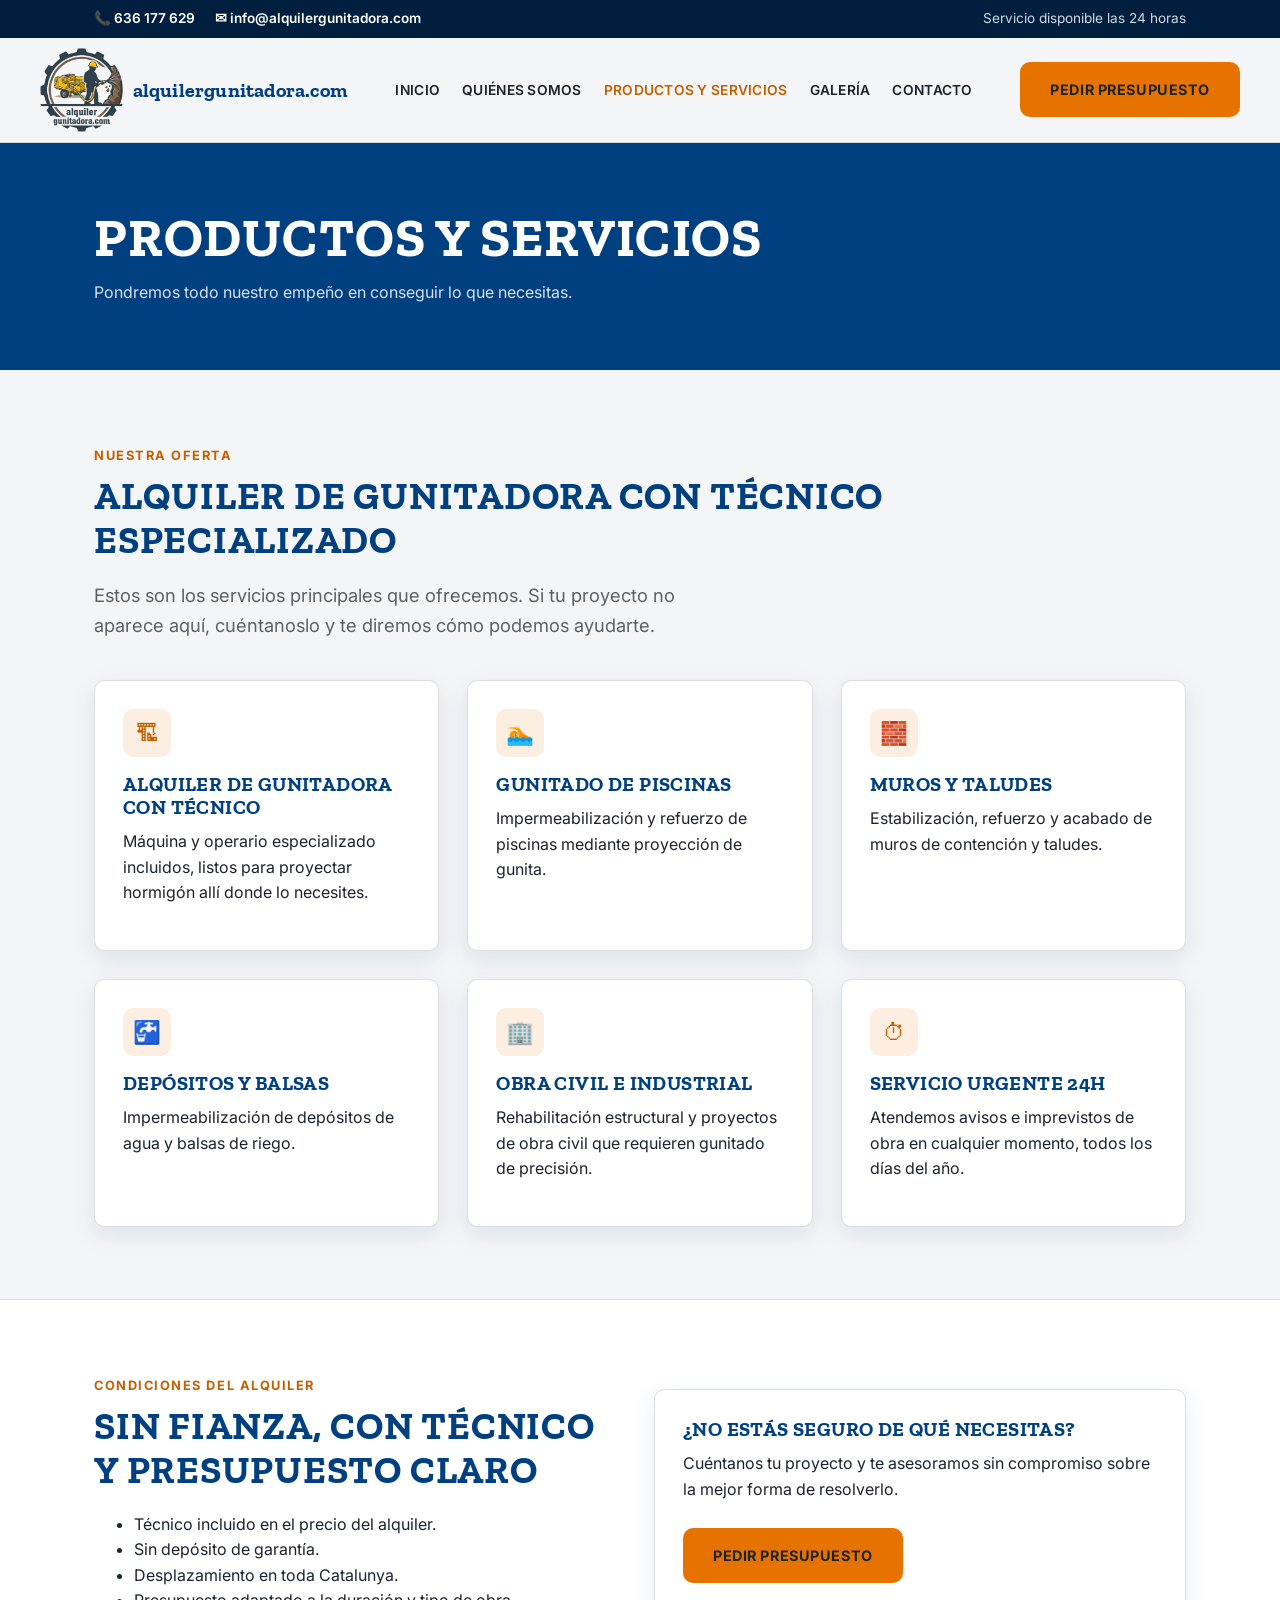
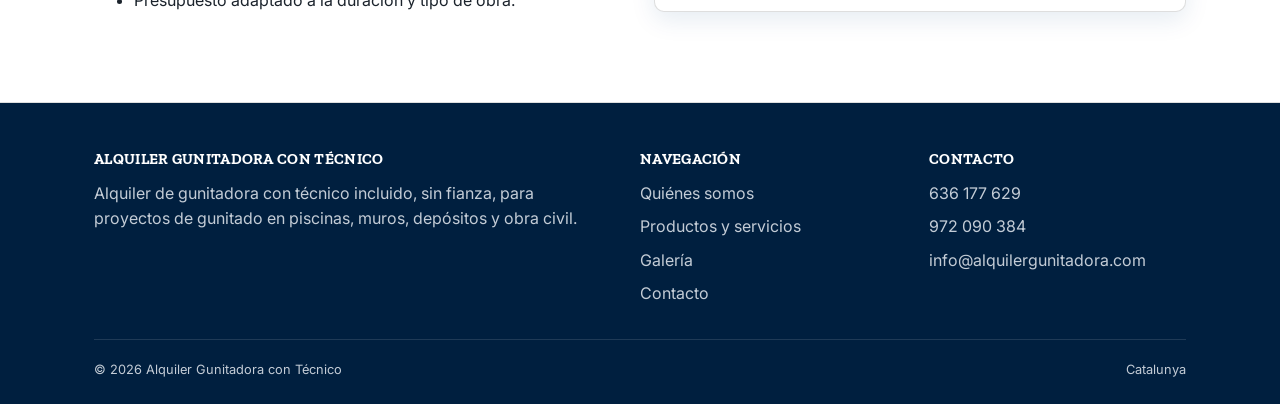
<file: servicios.html>
<!DOCTYPE html>
<html lang="es">
<head>
<meta charset="UTF-8">
<meta name="viewport" content="width=device-width, initial-scale=1.0">
<title>Productos y servicios | Alquiler Gunitadora con Técnico</title>
<meta name="description" content="Alquiler de gunitadora con técnico para piscinas, muros, depósitos y obra civil. Sin fianza y con atención 24 horas.">
<link rel="preconnect" href="https://fonts.googleapis.com">
<link href="https://fonts.googleapis.com/css2?family=Zilla+Slab:wght@600;700&family=Inter:wght@400;500;600;700&display=swap" rel="stylesheet">
<link rel="icon" type="image/png" sizes="32x32" href="images/favicon-32.png">
<link rel="icon" type="image/png" sizes="16x16" href="images/favicon-16.png">
<link rel="apple-touch-icon" sizes="180x180" href="images/favicon-180.png">
<link rel="stylesheet" href="styles.css">
</head>
<body>

<div class="top-bar">
  <div class="container">
    <div class="top-bar__contact">
      <a href="tel:+34636177629">📞 636 177 629</a>
      <a href="mailto:info@alquilergunitadora.com">✉ info@alquilergunitadora.com</a>
    </div>
    <span>Servicio disponible las 24 horas</span>
  </div>
</div>

<header class="site-header">
  <nav class="nav container">
    <a href="index.html" class="brand">
      <img src="images/logo5-tight.png" alt="Alquiler Gunitadora con Técnico" class="brand__logo">
      <span class="brand__name">alquilergunitadora.com</span>
    </a>
    <ul class="nav__links">
      <li><a href="index.html">Inicio</a></li>
      <li><a href="quienes-somos.html">Quiénes somos</a></li>
      <li><a href="servicios.html" class="active">Productos y servicios</a></li>
      <li><a href="galeria.html">Galería</a></li>
      <li><a href="contacto.html">Contacto</a></li>
    </ul>
    <div class="nav__cta">
      <a href="contacto.html" class="btn btn--primary"><span>Pedir presupuesto</span></a>
      <button class="nav__toggle" aria-label="Abrir menú">☰</button>
    </div>
  </nav>
</header>

<section class="page-hero">
  <div class="container">
    <h1>Productos y servicios</h1>
    <p>Pondremos todo nuestro empeño en conseguir lo que necesitas.</p>
  </div>
</section>

<section class="section">
  <div class="container">
    <span class="eyebrow">Nuestra oferta</span>
    <h2>Alquiler de gunitadora con técnico especializado</h2>
    <p class="lead">Estos son los servicios principales que ofrecemos. Si tu proyecto no aparece aquí, cuéntanoslo y te diremos cómo podemos ayudarte.</p>

    <div class="grid grid--3" style="margin-top:40px">
      <div class="card reveal">
        <div class="card__icon">🏗</div>
        <h3>Alquiler de gunitadora con técnico</h3>
        <p>Máquina y operario especializado incluidos, listos para proyectar hormigón allí donde lo necesites.</p>
      </div>
      <div class="card reveal">
        <div class="card__icon">🏊</div>
        <h3>Gunitado de piscinas</h3>
        <p>Impermeabilización y refuerzo de piscinas mediante proyección de gunita.</p>
      </div>
      <div class="card reveal">
        <div class="card__icon">🧱</div>
        <h3>Muros y taludes</h3>
        <p>Estabilización, refuerzo y acabado de muros de contención y taludes.</p>
      </div>
      <div class="card reveal">
        <div class="card__icon">🚰</div>
        <h3>Depósitos y balsas</h3>
        <p>Impermeabilización de depósitos de agua y balsas de riego.</p>
      </div>
      <div class="card reveal">
        <div class="card__icon">🏢</div>
        <h3>Obra civil e industrial</h3>
        <p>Rehabilitación estructural y proyectos de obra civil que requieren gunitado de precisión.</p>
      </div>
      <div class="card reveal">
        <div class="card__icon">⏱</div>
        <h3>Servicio urgente 24h</h3>
        <p>Atendemos avisos e imprevistos de obra en cualquier momento, todos los días del año.</p>
      </div>
    </div>
  </div>
</section>

<section class="section section--alt">
  <div class="container">
    <div class="grid grid--2" style="align-items:center">
      <div>
        <span class="eyebrow">Condiciones del alquiler</span>
        <h2>Sin fianza, con técnico y presupuesto claro</h2>
        <ul>
          <li>Técnico incluido en el precio del alquiler.</li>
          <li>Sin depósito de garantía.</li>
          <li>Desplazamiento en toda Catalunya.</li>
          <li>Presupuesto adaptado a la duración y tipo de obra.</li>
        </ul>
      </div>
      <div class="card">
        <h3>¿No estás seguro de qué necesitas?</h3>
        <p>Cuéntanos tu proyecto y te asesoramos sin compromiso sobre la mejor forma de resolverlo.</p>
        <div class="btn-row">
          <a href="contacto.html" class="btn btn--primary">Pedir presupuesto</a>
        </div>
      </div>
    </div>
  </div>
</section>

<footer class="site-footer">
  <div class="container">
    <div class="footer-grid">
      <div>
        <h4>Alquiler Gunitadora con Técnico</h4>
        <p>Alquiler de gunitadora con técnico incluido, sin fianza, para proyectos de gunitado en piscinas, muros, depósitos y obra civil.</p>
      </div>
      <div>
        <h4>Navegación</h4>
        <ul>
          <li><a href="quienes-somos.html">Quiénes somos</a></li>
          <li><a href="servicios.html">Productos y servicios</a></li>
          <li><a href="galeria.html">Galería</a></li>
          <li><a href="contacto.html">Contacto</a></li>
        </ul>
      </div>
      <div>
        <h4>Contacto</h4>
        <ul>
          <li><a href="tel:+34636177629">636 177 629</a></li>
          <li><a href="tel:+34972090384">972 090 384</a></li>
          <li><a href="mailto:info@alquilergunitadora.com">info@alquilergunitadora.com</a></li>
        </ul>
      </div>
    </div>
    <div class="footer-bottom">
      <span>© <span data-year></span> Alquiler Gunitadora con Técnico</span>
      <span>Catalunya</span>
    </div>
  </div>
</footer>

<script src="script.js"></script>
</body>
</html>
</file>
<file: styles.css>
/* Alquiler Gunitadora — estilos base
   Paleta: Azul Industrial #004080, Naranja Maquinaria #E67300, Gris Neutro #A0A0A0 */

:root {
  --navy: #004080;
  --navy-light: #0f5aa8;
  --navy-deep: #001f3f;
  --accent: #E67300;
  --accent-dark: #c25f00;
  --grey: #A0A0A0;
  --bg: #f4f5f6;
  --bg-card: #ffffff;
  --text: #1b232c;
  --text-muted: #5b6167;
  --border: rgba(160, 160, 160, 0.35);
  --radius: 10px;
  --max-width: 1140px;
  --shadow: 0 8px 24px rgba(0, 64, 128, 0.10);

  /* alias de compatibilidad interna */
  --dark: var(--navy);
  --dark-2: var(--navy-light);
}

* { box-sizing: border-box; }

html { scroll-behavior: smooth; }

body {
  margin: 0;
  font-family: "Inter", -apple-system, BlinkMacSystemFont, "Segoe UI", sans-serif;
  background: var(--bg);
  color: var(--text);
  line-height: 1.6;
  -webkit-font-smoothing: antialiased;
}

h1, h2, h3, h4 {
  font-family: "Zilla Slab", "Inter", sans-serif;
  font-weight: 700;
  text-transform: uppercase;
  letter-spacing: 0.02em;
  line-height: 1.15;
  margin: 0 0 0.5em;
  color: var(--navy);
}

h1 { font-size: clamp(2.2rem, 5vw, 3.4rem); }
h2 { font-size: clamp(1.7rem, 3.5vw, 2.4rem); }
h3 { font-size: 1.25rem; }

p { margin: 0 0 1em; color: var(--text); }

a { color: var(--accent-dark); text-decoration: none; }
a:hover { text-decoration: underline; }

img { max-width: 100%; display: block; }

.container {
  max-width: var(--max-width);
  margin: 0 auto;
  padding: 0 24px;
}

.section { padding: 72px 0; }
.section--tight { padding: 48px 0; }
.section--dark { background: var(--navy); color: #fff; }
.section--dark h2, .section--dark h3, .section--dark p { color: #fff; }
.section--alt { background: var(--bg-card); border-top: 1px solid var(--border); border-bottom: 1px solid var(--border); }

.eyebrow {
  display: inline-block;
  color: var(--accent-dark);
  font-weight: 700;
  letter-spacing: 0.12em;
  text-transform: uppercase;
  font-size: 0.8rem;
  margin-bottom: 0.6em;
}

.lead {
  font-size: 1.15rem;
  color: var(--text-muted);
  max-width: 640px;
}

/* Botones */
.btn {
  display: inline-flex;
  align-items: center;
  gap: 8px;
  padding: 14px 28px;
  border-radius: var(--radius);
  font-weight: 700;
  text-transform: uppercase;
  letter-spacing: 0.04em;
  font-size: 0.9rem;
  border: 2px solid transparent;
  cursor: pointer;
  text-decoration: none;
  transition: transform 0.15s ease, box-shadow 0.15s ease, background 0.15s ease;
}
.btn:hover { text-decoration: none; transform: translateY(-1px); }

.btn--primary { background: var(--accent); color: #1b232c; }
.btn--primary:hover { background: var(--accent-dark); color: #fff; }

.btn--outline { background: transparent; border-color: currentColor; color: inherit; }
.btn--outline:hover { background: rgba(255,255,255,0.08); }

.btn-row { display: flex; gap: 14px; flex-wrap: wrap; margin-top: 1.6em; }

/* Header / navegación */
.top-bar {
  background: var(--navy-deep);
  color: #cfd8e2;
  font-size: 0.85rem;
}
.top-bar .container {
  display: flex;
  justify-content: space-between;
  align-items: center;
  padding-top: 8px;
  padding-bottom: 8px;
  flex-wrap: wrap;
  gap: 8px;
}
.top-bar a { color: #fff; font-weight: 600; }
.top-bar__contact { display: flex; gap: 20px; flex-wrap: wrap; }

header.site-header {
  position: sticky;
  top: 0;
  z-index: 50;
  background: rgba(244, 245, 246, 0.96);
  backdrop-filter: blur(6px);
  border-bottom: 1px solid var(--border);
}

.nav {
  display: flex;
  align-items: center;
  justify-content: space-between;
  padding: 10px 0;
}

.brand { display: flex; align-items: center; gap: 10px; }
.brand:hover { text-decoration: none; }
.brand__logo {
  height: 84px;
  width: auto;
  display: block;
  flex-shrink: 0;
}
.brand__name {
  font-family: "Zilla Slab", sans-serif;
  font-weight: 700;
  font-size: 1.25rem;
  line-height: 1;
  color: var(--navy);
  letter-spacing: 0.01em;
  white-space: nowrap;
}

.nav__links {
  display: flex;
  gap: 22px;
  align-items: center;
  list-style: none;
  margin: 0;
  padding: 0;
}
.nav__links a {
  color: var(--text);
  font-weight: 600;
  font-size: 0.86rem;
  text-transform: uppercase;
  letter-spacing: 0.02em;
}
.nav__links a:hover, .nav__links a.active { color: var(--accent-dark); text-decoration: none; }

.nav__cta { display: flex; align-items: center; gap: 12px; }

.nav__toggle {
  display: none;
  border: none;
  background: none;
  font-size: 1.6rem;
  cursor: pointer;
  color: var(--navy);
}

.site-header .nav.container { max-width: 1200px; }

@media (max-width: 1140px) {
  .nav__links {
    position: absolute;
    top: 100%;
    left: 0;
    right: 0;
    background: var(--bg);
    flex-direction: column;
    align-items: flex-start;
    gap: 0;
    border-bottom: 1px solid var(--border);
    max-height: 0;
    overflow: hidden;
    transition: max-height 0.25s ease;
  }
  .nav__links.is-open { max-height: 420px; }
  .nav__links li { width: 100%; }
  .nav__links a { display: block; padding: 14px 24px; width: 100%; font-size: 0.92rem; }
  .nav__toggle { display: block; }
  .brand { min-width: 0; flex: 1 1 auto; overflow: hidden; margin-right: 8px; }
  .brand__logo { height: 69px; }
  .brand__name {
    font-size: 0.95rem;
    min-width: 0;
    overflow: hidden;
    text-overflow: ellipsis;
  }
}

@media (max-width: 480px) {
  .nav__cta .btn span { display: none; }
  .nav__cta .btn::before { content: "📞"; }
}

/* Hero */
.hero {
  position: relative;
  color: #fff;
  padding: 120px 0 100px;
  text-align: center;
  overflow: hidden;
  min-height: 560px;
  display: flex;
  align-items: center;
}
.hero::before {
  content: "";
  position: absolute;
  inset: 0;
  background: url("images/flota-maquinas.jpg") center 60%/cover no-repeat;
}
.hero::after {
  content: "";
  position: absolute;
  inset: 0;
  background: linear-gradient(180deg, rgba(0,31,63,0.80), rgba(0,64,128,0.88) 55%, rgba(0,31,63,0.92));
}
.hero .container { position: relative; z-index: 2; }
.hero__inner {
  max-width: 720px;
  margin: 0 auto;
  display: flex;
  flex-direction: column;
  align-items: center;
}
.hero h1 { color: #fff; }
.hero .lead { color: #e6ecf2; margin-left: auto; margin-right: auto; }
.hero .btn-row { justify-content: center; }
.hero__badges {
  display: flex;
  gap: 12px;
  flex-wrap: wrap;
  justify-content: center;
  margin-top: 28px;
}
.hero__badge {
  background: rgba(255,255,255,0.08);
  border: 1px solid rgba(255,255,255,0.18);
  padding: 8px 16px;
  border-radius: 999px;
  font-size: 0.85rem;
  font-weight: 600;
}

.page-hero {
  background: var(--navy);
  color: #fff;
  padding: 64px 0;
}
.page-hero h1 { color: #fff; margin-bottom: 0.2em; }
.page-hero p { color: #d8e0e8; margin: 0; }

/* Banner de flota (foto real de máquinas) */
.fleet-banner {
  position: relative;
  overflow: hidden;
}
.fleet-banner img {
  width: 100%;
  height: 340px;
  object-fit: cover;
  object-position: center 65%;
}
.fleet-banner::after {
  content: "";
  position: absolute;
  inset: 0;
  z-index: 1;
  background: linear-gradient(180deg, rgba(0,31,63,0.05) 40%, rgba(0,31,63,0.75));
}
.fleet-banner__caption {
  position: absolute;
  left: 0;
  right: 0;
  bottom: 0;
  z-index: 2;
  padding: 24px;
}
.fleet-banner__caption .eyebrow { color: #ffcf9e; margin-bottom: 0.2em; }
.fleet-banner__caption h3 { color: #fff; margin: 0; }
@media (max-width: 700px) {
  .fleet-banner img { height: 220px; }
}

/* Grids */
.grid {
  display: grid;
  gap: 28px;
}
.grid--3 { grid-template-columns: repeat(3, 1fr); }
.grid--2 { grid-template-columns: repeat(2, 1fr); }
@media (max-width: 860px) {
  .grid--3, .grid--2 { grid-template-columns: 1fr; }
}

.card {
  background: var(--bg-card);
  border: 1px solid var(--border);
  border-radius: var(--radius);
  padding: 28px;
  box-shadow: var(--shadow);
}
.card__icon {
  width: 48px;
  height: 48px;
  border-radius: 10px;
  background: rgba(230, 115, 0, 0.12);
  color: var(--accent-dark);
  display: flex;
  align-items: center;
  justify-content: center;
  font-size: 1.4rem;
  margin-bottom: 16px;
}

.stats {
  display: grid;
  grid-template-columns: repeat(4, 1fr);
  gap: 24px;
  text-align: center;
}
.stats strong {
  display: block;
  font-family: "Zilla Slab", sans-serif;
  font-size: 2.4rem;
  color: var(--accent);
}
@media (max-width: 700px) {
  .stats { grid-template-columns: repeat(2, 1fr); }
}

/* Galería */
.gallery-grid {
  display: grid;
  grid-template-columns: repeat(3, 1fr);
  gap: 16px;
}
.gallery-grid img, .gallery-grid .ph {
  aspect-ratio: 4 / 3;
  object-fit: cover;
  border-radius: var(--radius);
  width: 100%;
  height: 100%;
}
.ph {
  background: linear-gradient(135deg, var(--navy-light), var(--navy-deep));
  color: #cdd9e6;
  display: flex;
  align-items: center;
  justify-content: center;
  font-size: 0.85rem;
  text-align: center;
  padding: 12px;
}
@media (max-width: 700px) {
  .gallery-grid { grid-template-columns: repeat(2, 1fr); }
}

/* Formulario de contacto */
.form-layout {
  display: grid;
  grid-template-columns: 1.1fr 0.9fr;
  gap: 40px;
  align-items: start;
}
@media (max-width: 860px) {
  .form-layout { grid-template-columns: 1fr; }
}

form.contact-form {
  display: grid;
  gap: 16px;
}
.field { display: grid; gap: 6px; }
.field label { font-weight: 600; font-size: 0.9rem; }
.field input, .field textarea {
  width: 100%;
  padding: 12px 14px;
  border-radius: 8px;
  border: 1px solid var(--border);
  font-family: inherit;
  font-size: 1rem;
  background: #fff;
}
.field input:focus, .field textarea:focus {
  outline: 2px solid var(--accent);
  outline-offset: 1px;
}
.field--check { display: flex; align-items: center; gap: 8px; flex-direction: row; }

.contact-info-card {
  background: var(--navy);
  color: #fff;
  border-radius: var(--radius);
  padding: 32px;
}
.contact-info-card h3 { color: #fff; }
.contact-info-card ul { list-style: none; padding: 0; margin: 0; display: grid; gap: 16px; }
.contact-info-card a { color: #fff; }
.contact-info-card li strong { display: block; color: var(--accent); font-size: 0.8rem; text-transform: uppercase; letter-spacing: 0.06em; margin-bottom: 2px; }

/* Footer */
footer.site-footer {
  background: var(--navy-deep);
  color: #c3ccd6;
  padding: 48px 0 24px;
}
.footer-grid {
  display: grid;
  grid-template-columns: 2fr 1fr 1fr;
  gap: 32px;
  margin-bottom: 32px;
}
@media (max-width: 700px) {
  .footer-grid { grid-template-columns: 1fr; }
}
footer.site-footer h4 { color: #fff; font-size: 0.95rem; margin-bottom: 0.8em; }
footer.site-footer p { color: #c3ccd6; }
footer.site-footer a { color: #c3ccd6; }
footer.site-footer ul { list-style: none; padding: 0; margin: 0; display: grid; gap: 8px; }
.footer-bottom {
  border-top: 1px solid rgba(255,255,255,0.12);
  padding-top: 20px;
  font-size: 0.8rem;
  display: flex;
  justify-content: space-between;
  flex-wrap: wrap;
  gap: 8px;
}

.reveal {
  opacity: 0;
  transform: translateY(16px);
  transition: opacity 0.5s ease, transform 0.5s ease;
}
.reveal.is-visible {
  opacity: 1;
  transform: translateY(0);
}
</file>
